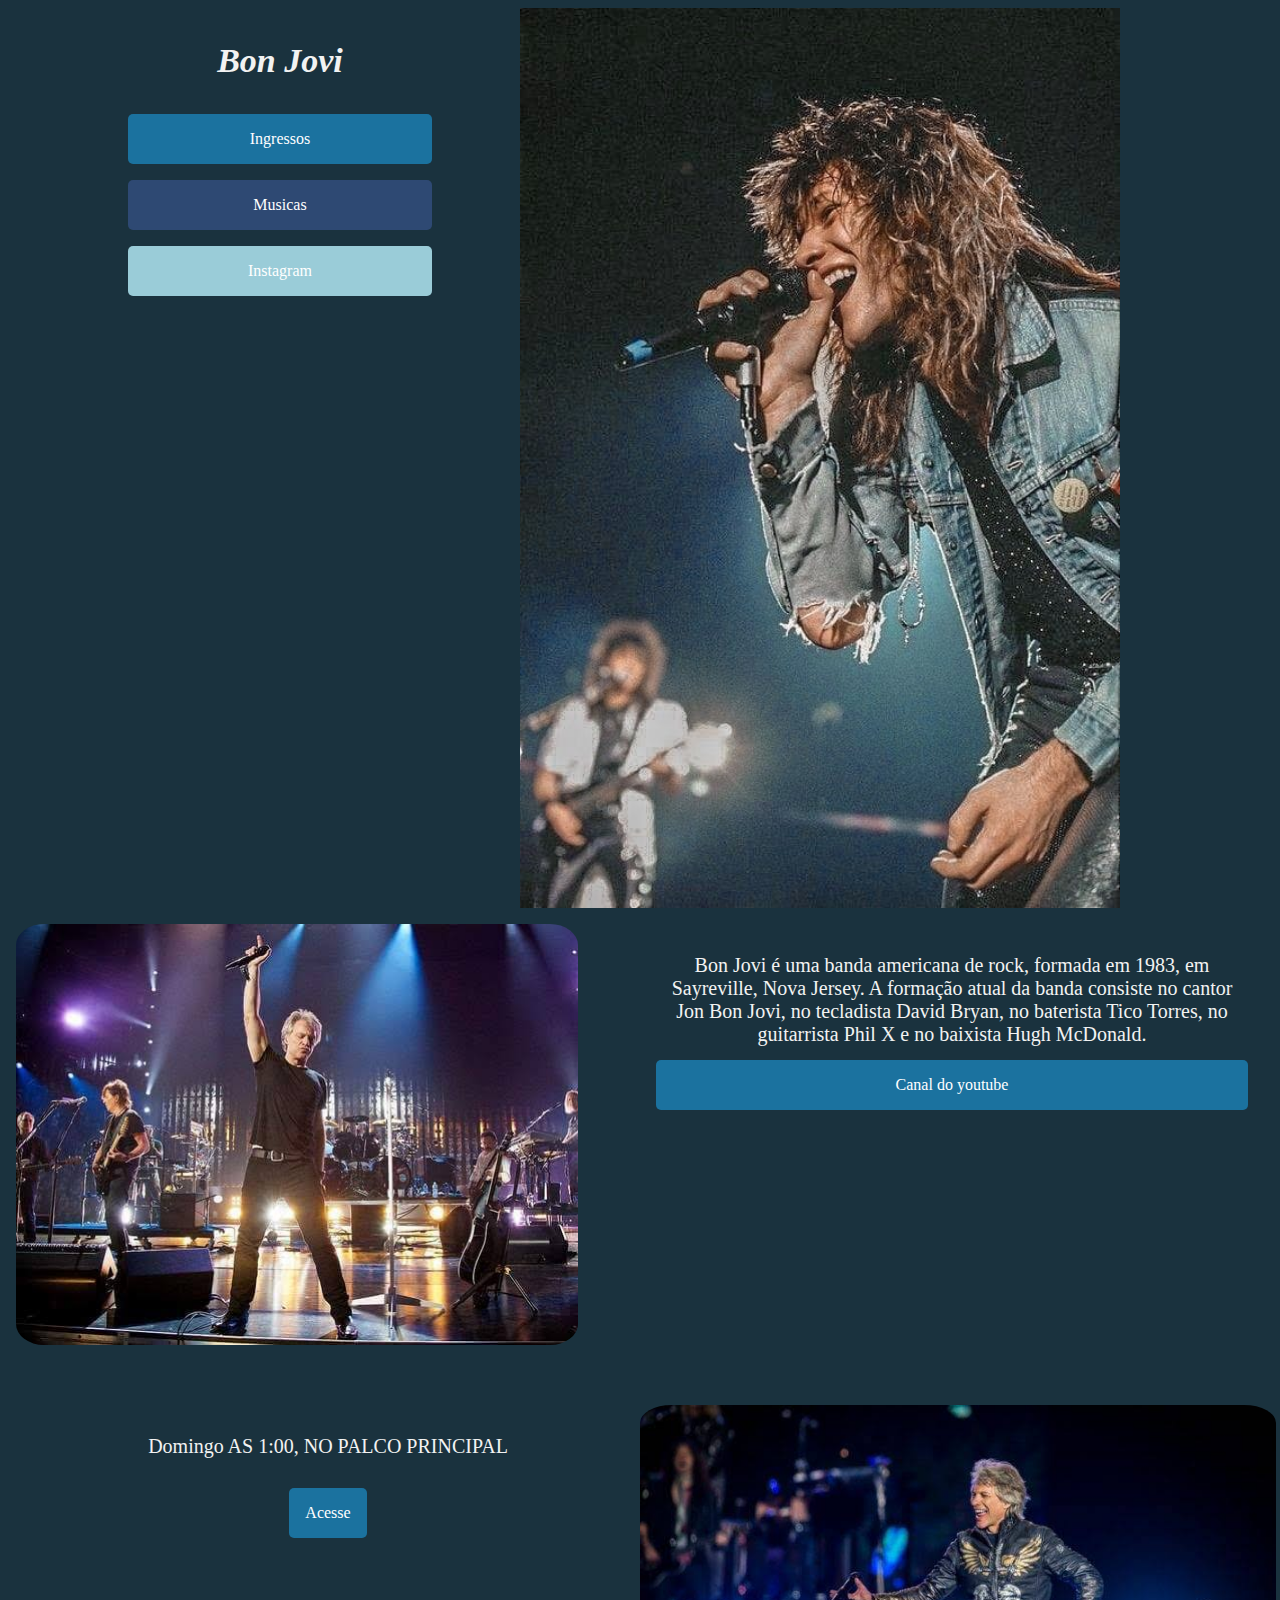
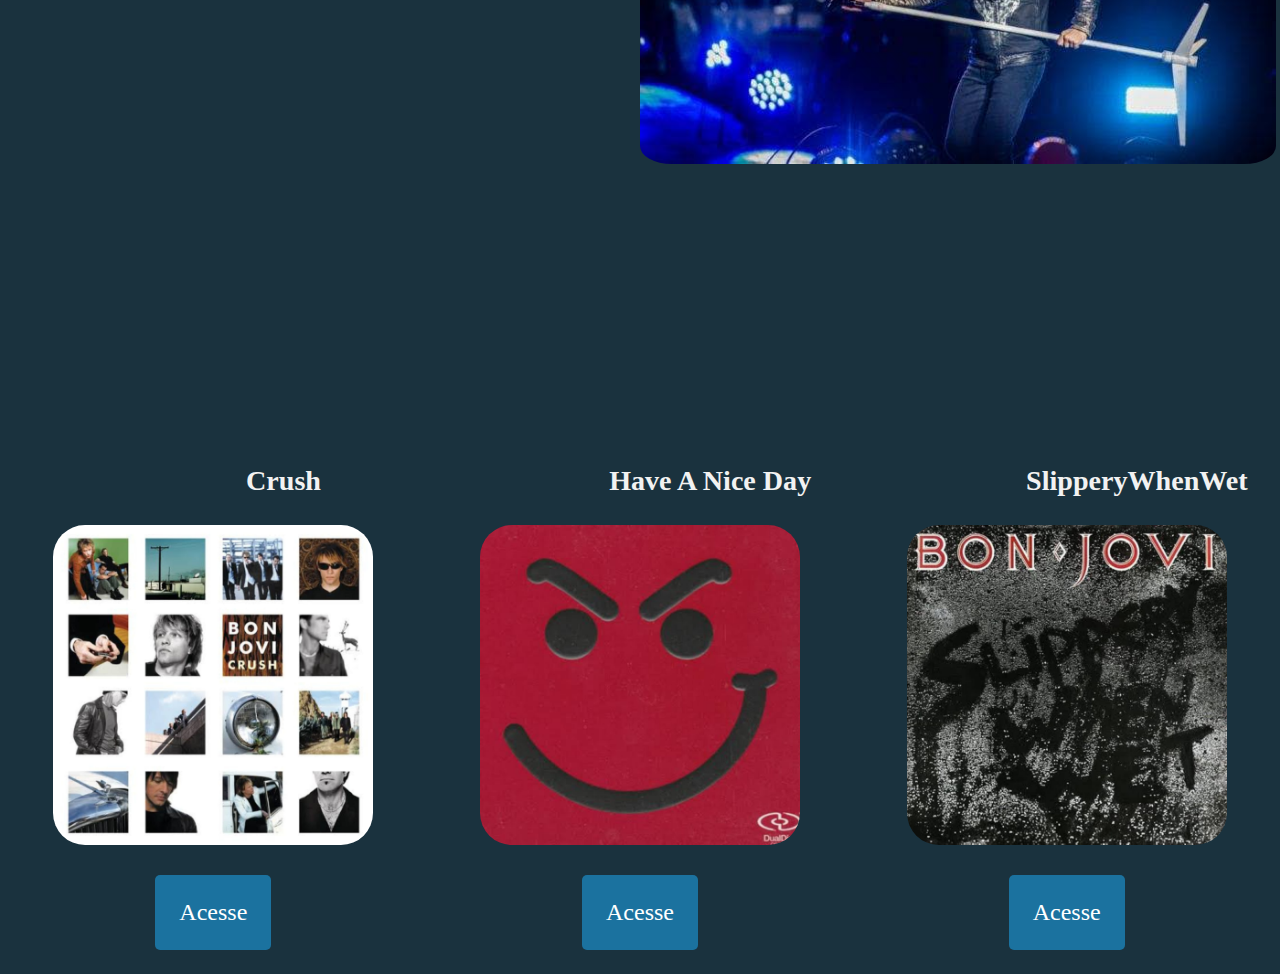
<file: Bon Jovi.html>
<!DOCTYPE html>
<html>

<head>
    <title>Bon Jovi</title>
    <meta charset="UTF-8">
    <meta name="viewport" content="width=device-width, initial-scale=1">
    <link rel="stylesheet" href="style4.css">
</head>
<body>
    <section class="principal container">
        <div class="container__caixa">
            
            <h1 class="titulo"><i>Bon Jovi</i></h1>
            <a href="https://www.viagogo.com/br/Ingressos-Shows/Rock-e-Pop/Bon-Jovi-Ingressos" class="container__botao" target="_blank"rel="external" >
                <u1>Ingressos</u1></a>
            <a href="https://open.spotify.com/intl-pt/artist/58lV9VcRSjABbAbfWS6skp" class="container__botao-1" target="_blank"rel="external"><u1>Musicas</u1></a>
            <a href="https://www.instagram.com/bonjovi/" target="_blank"rel="external" class="container__botao botao_secundario" target="_blank"rel="external">Instagram</a>
        </div>
    </section>
    <section class="container secundario">
        <img src="bon.jpeg" alt="Um sistema virtual" class="container__secundario">
        <div class="container__descricao">
                <p class="descricao__texto">Bon Jovi é uma banda americana de rock, formada em 1983, em Sayreville, Nova Jersey. A formação atual da banda consiste no cantor Jon Bon Jovi, no tecladista David Bryan, no baterista Tico Torres, no guitarrista Phil X e no baixista Hugh McDonald.</p>
                <a href="https://www.youtube.com/@bonjovi" class="container__botao secundario_botao" target="_blank"rel="external">Canal do youtube</a>
        </div>
        <div class="container__descricao">
            <p class="descricao__texto">Domingo AS 1:00, NO PALCO PRINCIPAL</p>
            <a href="index.html" class="container__botao secundario__botao"target="_blank"rel="external">Acesse</a>
        </div>
        <img src="Jovi.jpeg" alt="personagens" class="secundario__imagem">
    </section>
    <section class="Primeiros-Jogos">
        <ul class="Jogos__lista">
            <li>
            <div class="container__album1">
                <h3 class="lista__item">Crush</h3>
                <img class="Fnaf-1" src="c1.jpeg" alt="icone-1">
                <a href="https://www.youtube.com/watch?v=vx2u5uUu3DE&list=OLAK5uy_l-N1OslDowEsuFrySX1G9OKkn5Asz-ARs" class="container__botao secundario__botao"target="_blank"rel="external">Acesse</a>
            </div>
            </li>
            <li>
            <div class="container__album2">
                <h3 class="lista__item">Have A Nice Day</h3>
                <img class="Fnaf-2" src="c3.jpeg" alt="icone-2">
                <a href="https://www.youtube.com/watch?v=uCg2BoKiuOM&list=OLAK5uy_lz7T5L0eUxOJczstgiuxDUFpcUPEVAypc" class="container__botao secundario__botao"target="_blank"rel="external">Acesse</a>
            </div>
            </li>
            <li>
            <div class="container__album3">
                <h3 class="lista__item">SlipperyWhenWet</h3>
                <img class="Fnaf-3" src="c2.jpeg" alt="icone-3">
                <a href="https://www.youtube.com/watch?v=akcV2spfXFw&list=OLAK5uy_mb_cWgJ5StJaluLTSPVdBVXMgXQRjDVeo"class="container__botao secundario__botao"target="_blank"rel="external">Acesse</a>
            </div>
            </li>
        </ul>
    </section>
</body>

</html>
</file>
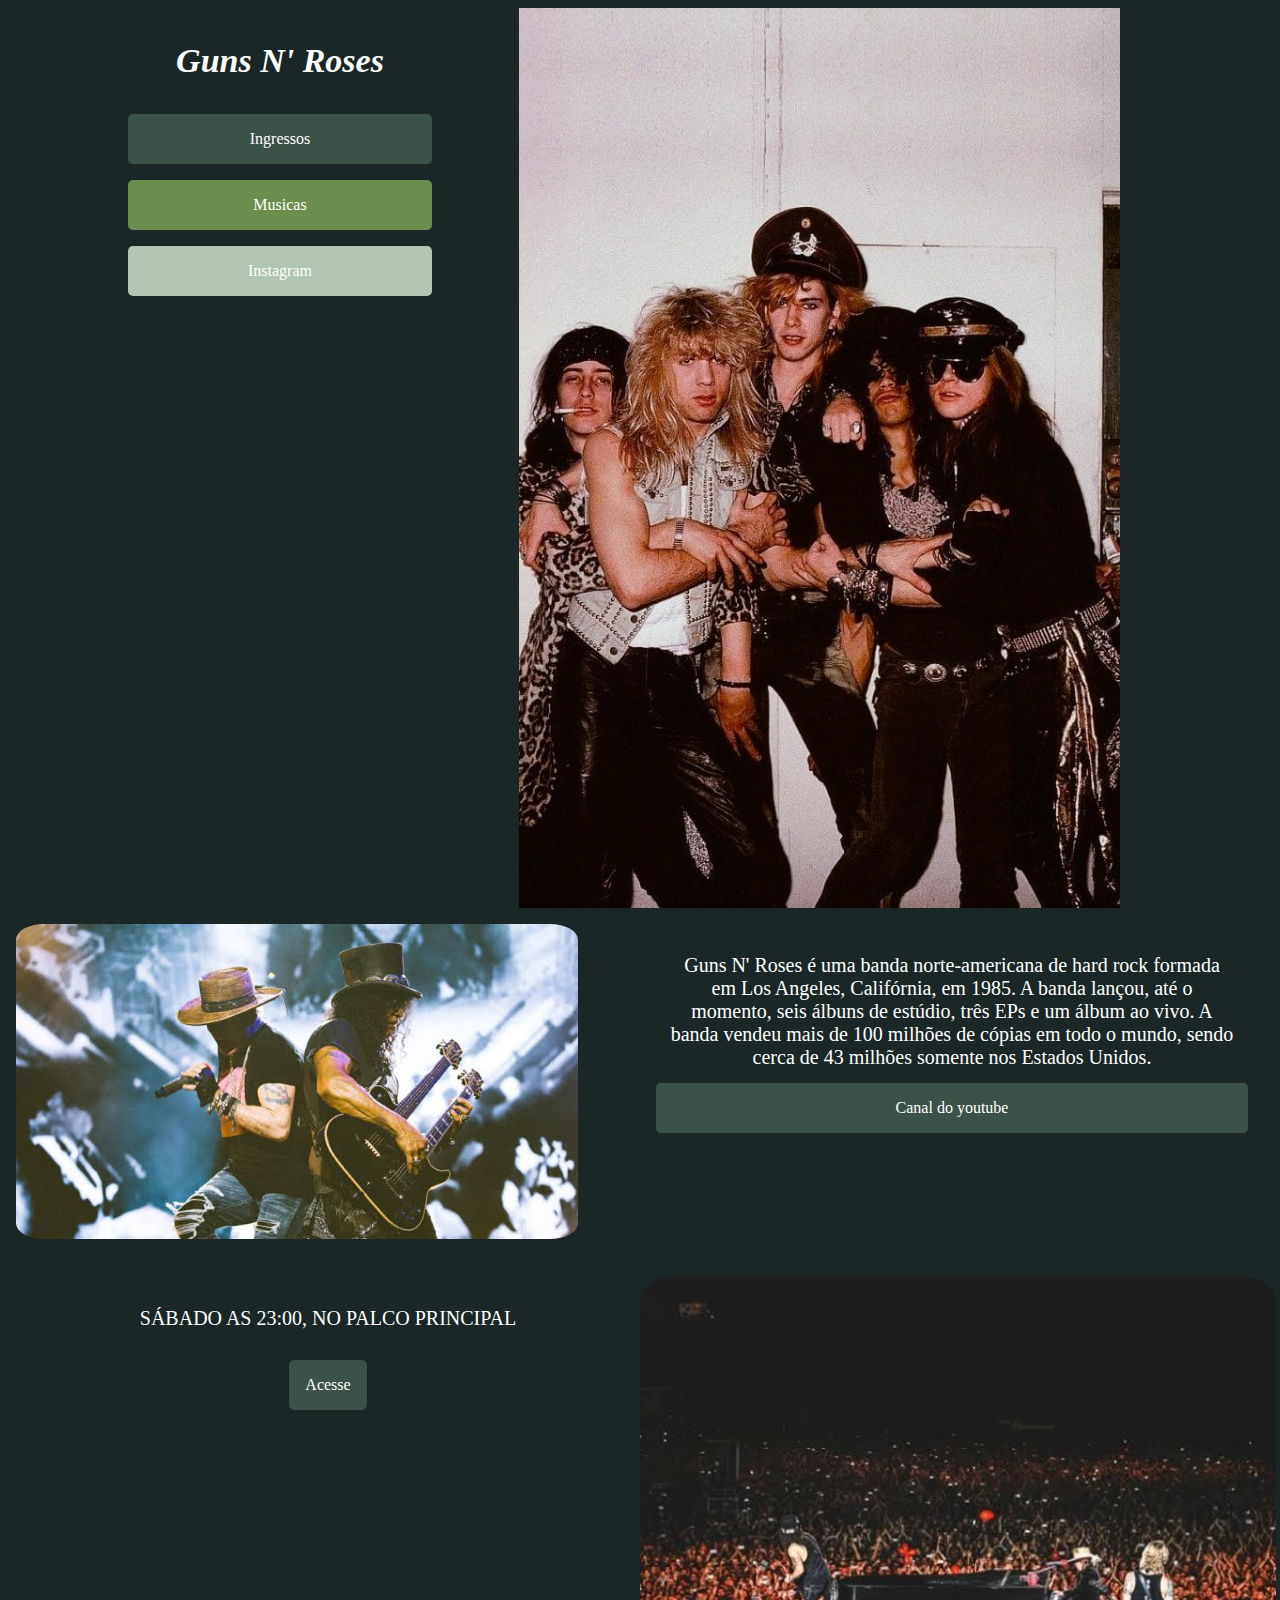
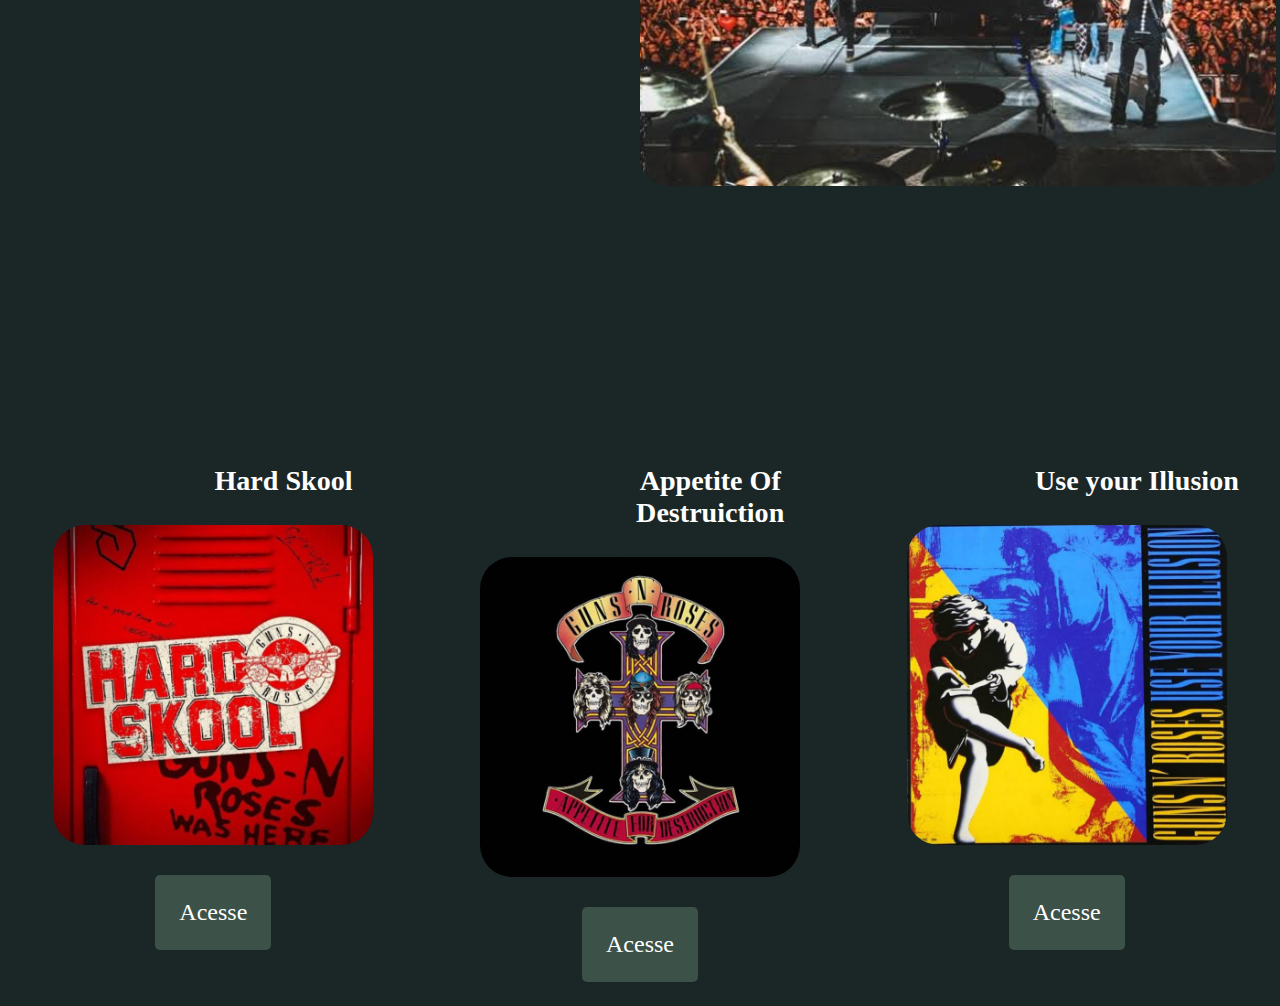
<file: Guns.html>
<!DOCTYPE html>
<html>

<head>
    <title>Guns N' Roses</title>
    <meta charset="UTF-8">
    <meta name="viewport" content="width=device-width, initial-scale=1">
    <link rel="stylesheet" href="style3.css">
</head>
<body>
    <section class="principal container">
        <div class="container__caixa">
            <h1 class="titulo"><i>Guns N' Roses</i></h1>
            <a href="https://www.viagogo.com/br/Ingressos-Shows/Hard-Rock-Metal/Guns-N-Roses-Ingressos" class="container__botao" target="_blank"rel="external">
                <u1>Ingressos</u1></a>
            <a href="https://open.spotify.com/intl-pt/artist/3qm84nBOXUEQ2vnTfUTTFC" class="container__botao-1" target="_blank"rel="external"><u1>Musicas</u1></a>
            <a href="https://www.instagram.com/gunsnroses/" target="_blank"rel="external" class="container__botao botao_secundario" target="_blank"rel="external">Instagram</a>
        </div>
    </section>
    <section class="container secundario">
        <img src="Slash.jpeg" alt="Um sistema virtual" class="container__secundario">
        <div class="container__descricao">
                <p class="descricao__texto">Guns N' Roses é uma banda norte-americana de hard rock formada em Los Angeles, Califórnia, em 1985. A banda lançou, até o momento, seis álbuns de estúdio, três EPs e um álbum ao vivo. A banda vendeu mais de 100 milhões de cópias em todo o mundo, sendo cerca de 43 milhões somente nos Estados Unidos.</p>
                <a href="https://www.youtube.com/@gunsnroses" class="container__botao secundario_botao" target="_blank"rel="external">Canal do youtube</a>
        </div>
        <div class="container__descricao">
            <p class="descricao__texto">SÁBADO AS 23:00, NO PALCO PRINCIPAL</p>
            <a href="index.html" class="container__botao secundario__botao"target="_blank"rel="external">Acesse</a>
        </div>
        <img src="piano.jpeg" alt="personagens" class="secundario__imagem">
    </section>
    <section class="Primeiros-Jogos">
        <ul class="Jogos__lista">
            <li>
            <div class="container__album1">
                <h3 class="lista__item">Hard Skool</h3>
                <img class="Fnaf-1" src="hard scool.jpeg" alt="icone-1">
                <a href="https://www.youtube.com/watch?v=TszMUuJG-t8&list=OLAK5uy_kqrj6cvdRgJr4A_1Y4mTH546822N31FUE" class="container__botao secundario__botao"target="_blank"rel="external">Acesse</a>
            </div>
            </li>
            <li>
            <div class="container__album2">
                <h3 class="lista__item">Appetite Of Destruiction</h3>
                <img class="Fnaf-2" src="apetite.jpeg" alt="icone-2">
                <a href="https://www.youtube.com/watch?v=xFe2vxVZWkY&list=OLAK5uy_n13hmdsIozcCRyaY4cRDuuviphpfbzPrw" class="container__botao secundario__botao"target="_blank"rel="external">Acesse</a>
            </div>
            </li>
            <li>
            <div class="container__album3">
                <h3 class="lista__item">Use your Illusion</h3>
                <img class="Fnaf-3" src="ilusion.jpeg" alt="icone-3">
                <a href="https://www.youtube.com/watch?v=4cQg8k3Znvw&list=OLAK5uy_khp2ilmO7yUiY0iUl5EqjnX7q4QCkfYJA" class="container__botao secundario__botao"target="_blank"rel="external">Acesse</a>
            </li>
        </ul>
    </section>
</body>

</html>
</file>
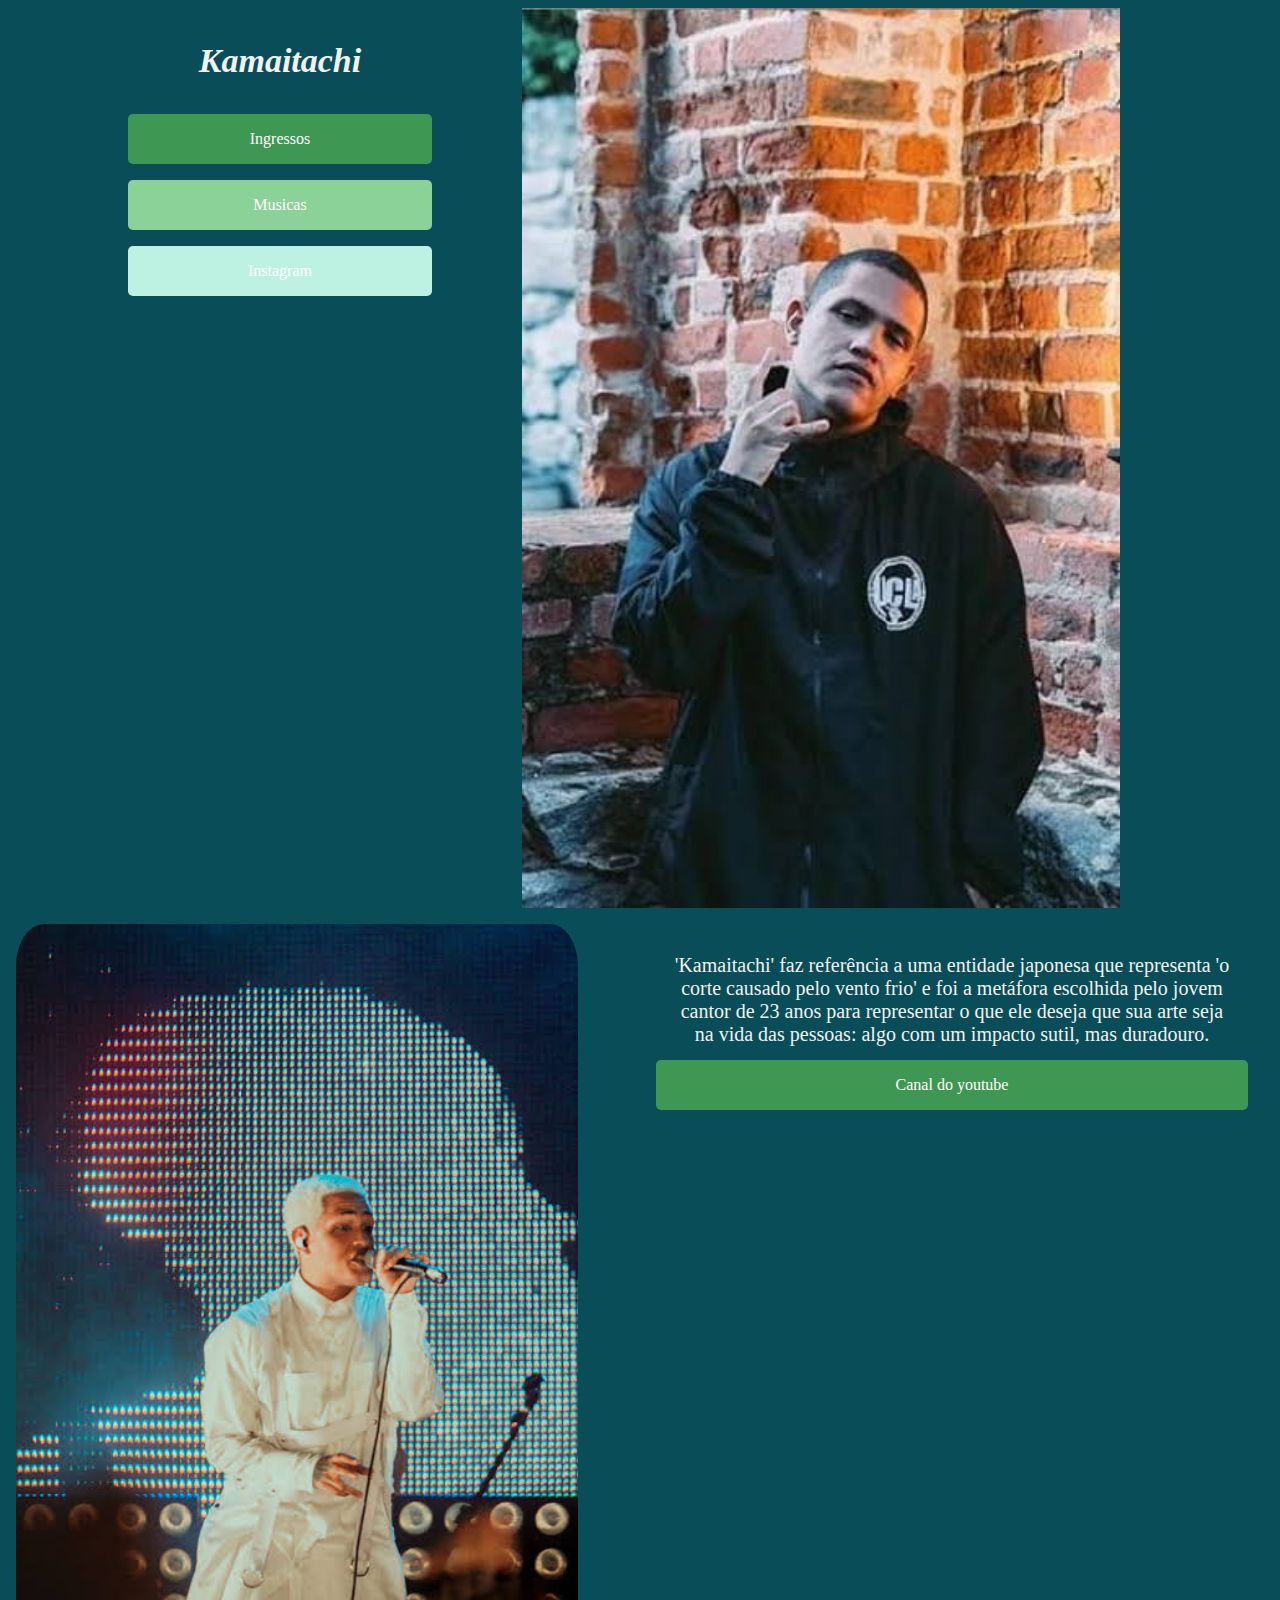
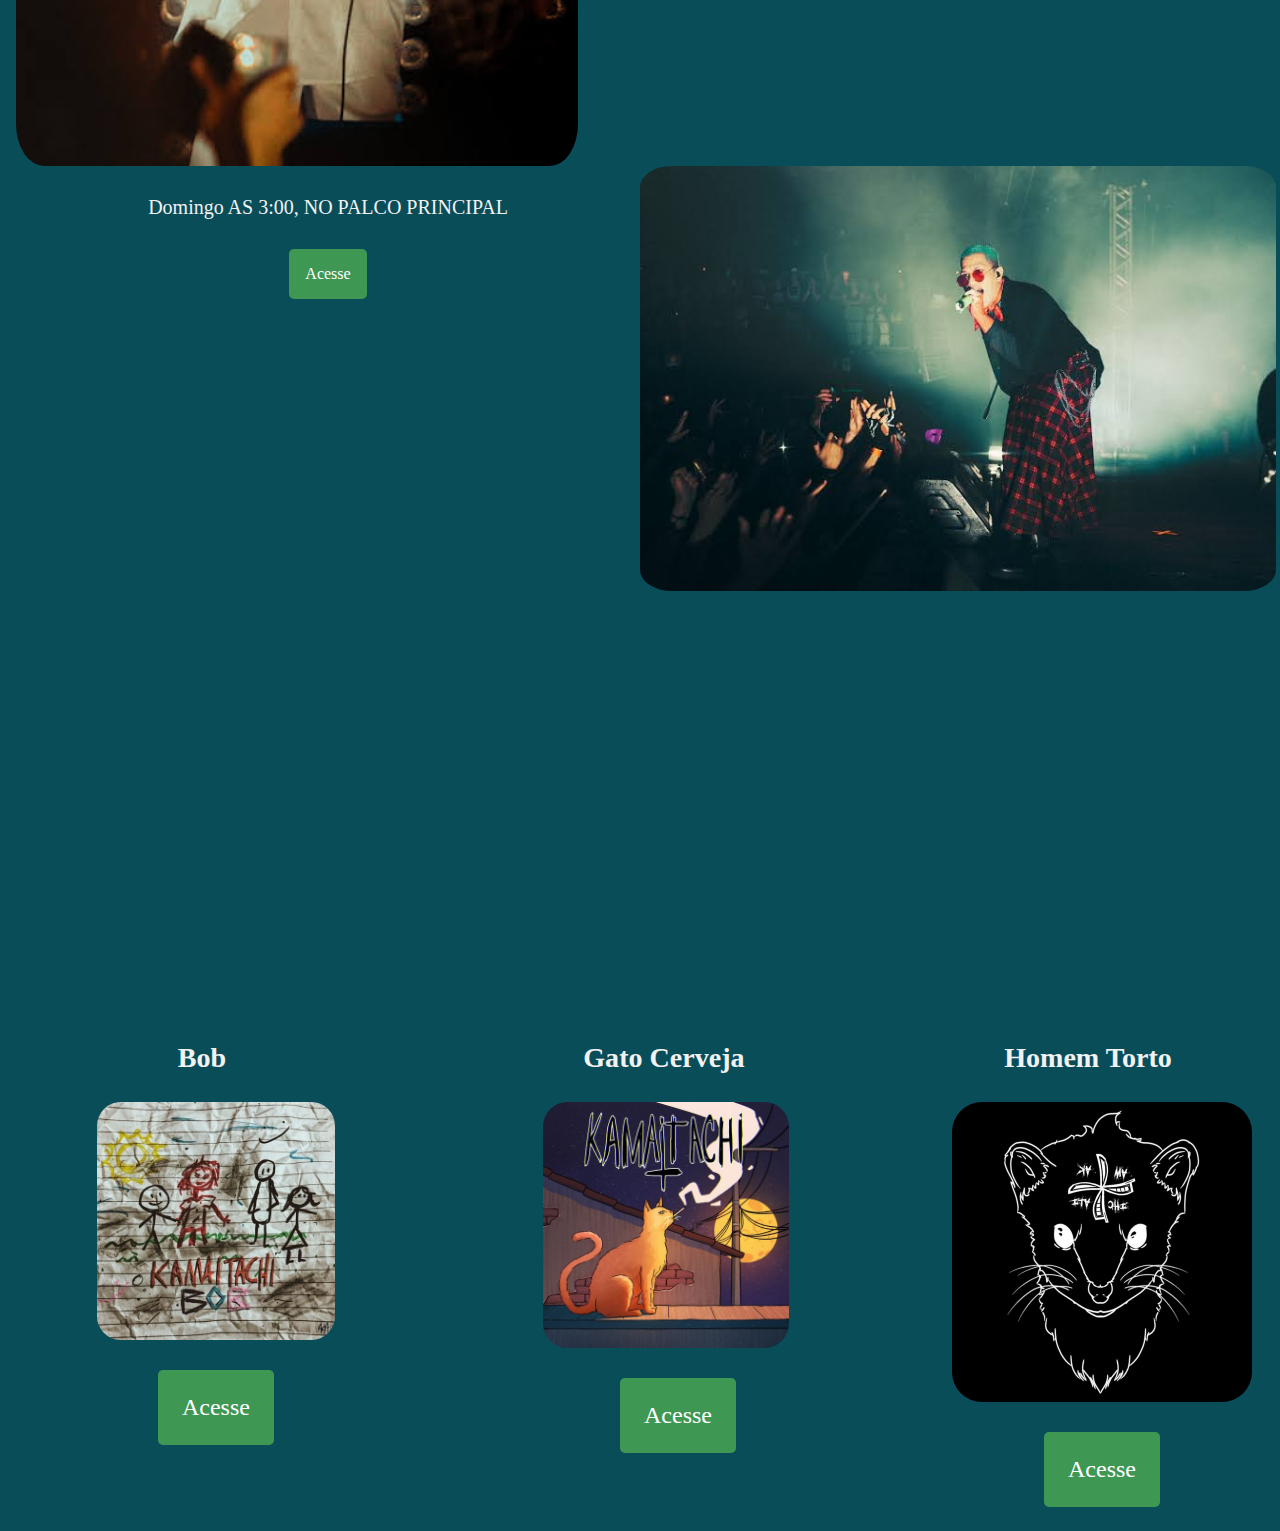
<file: Kamaitachi.html>
<!DOCTYPE html>
<html>

<head>
    <title>Kamaitachi</title>
    <meta charset="UTF-8">
    <meta name="viewport" content="width=device-width, initial-scale=1">
    <link rel="stylesheet" href="style5.css">
</head>
<body>
    <section class="principal container">
        <div class="container__caixa">
            <h1 class="titulo"><i>Kamaitachi</i></h1>
            <a href="https://www.kamaitachi.com.br" class="container__botao" target="_blank"rel="external">
                <u1>Ingressos</u1></a>
            <a href="https://open.spotify.com/intl-pt/artist/1ISc8zhrqxd5WrJMkMMLSm" class="container__botao-1" target="_blank"rel="external"><u1>Musicas</u1></a>
            <a href="https://www.instagram.com/kamaitachi/" target="_blank"rel="external" class="container__botao botao_secundario" target="_blank"rel="external">Instagram</a>
        </div>
    </section>
    <section class="container secundario">
        <img src="k1.jpeg" alt="Um sistema virtual" class="container__secundario">
        <div class="container__descricao">
                <p class="descricao__texto">'Kamaitachi' faz referência a uma entidade japonesa que representa 'o corte causado pelo vento frio' e foi a metáfora escolhida pelo jovem cantor de 23 anos para representar o que ele deseja que sua arte seja na vida das pessoas: algo com um impacto sutil, mas duradouro.</p>
                <a href="https://www.youtube.com/@kamaitachi" class="container__botao secundario_botao" target="_blank"rel="external">Canal do youtube</a>
        </div>
        <div class="container__descricao">
            <p class="descricao__texto">Domingo AS 3:00, NO PALCO PRINCIPAL</p>
            <a href="index.html" class="container__botao secundario__botao"target="_blank"rel="external">Acesse</a>
        </div>
        <img src="k2.jpeg" alt="personagens" class="secundario__imagem">
    </section>
    <section class="Primeiros-Jogos">
        <ul class="Jogos__lista">
            <li>
            <div class="container__album1">
                <h3 class="lista__item">Bob</h3>
                <img class="Fnaf-1" src="m1.jpeg" alt="icone-1">
                <a href="https://www.youtube.com/watch?v=Q5SNSMJwias" class="container__botao secundario__botao"target="_blank"rel="external">Acesse</a>
            </div>
            </li>
            <li>
            <div class="container__album2">
                <h3 class="lista__item">Gato Cerveja</h3>
                <img class="Fnaf-2" src="m2.jpeg" alt="icone-2">
                <a href="https://www.youtube.com/watch?v=GqSjAF41aDU&list=OLAK5uy_kSTAkC7pSHJoKkGHYJbfO0d51KGrkgxXk" class="container__botao secundario__botao"target="_blank"rel="external">Acesse</a>
            </div>
            </li>
            <li>
            <div class="container__album3">
                <h3 class="lista__item">Homem Torto</h3>
                <img class="Fnaf-3" src="m3.jpeg" alt="icone-3">
                <a href="https://www.youtube.com/watch?v=NezsZ_lKpqk&list=OLAK5uy_kHPfZ0rHXkFSQ6_ER3oEZTvmsow3k-9Bk" class="container__botao secundario__botao"target="_blank"rel="external">Acesse</a>
            </li>
        </ul>
    </section>
</body>

</html>
</file>
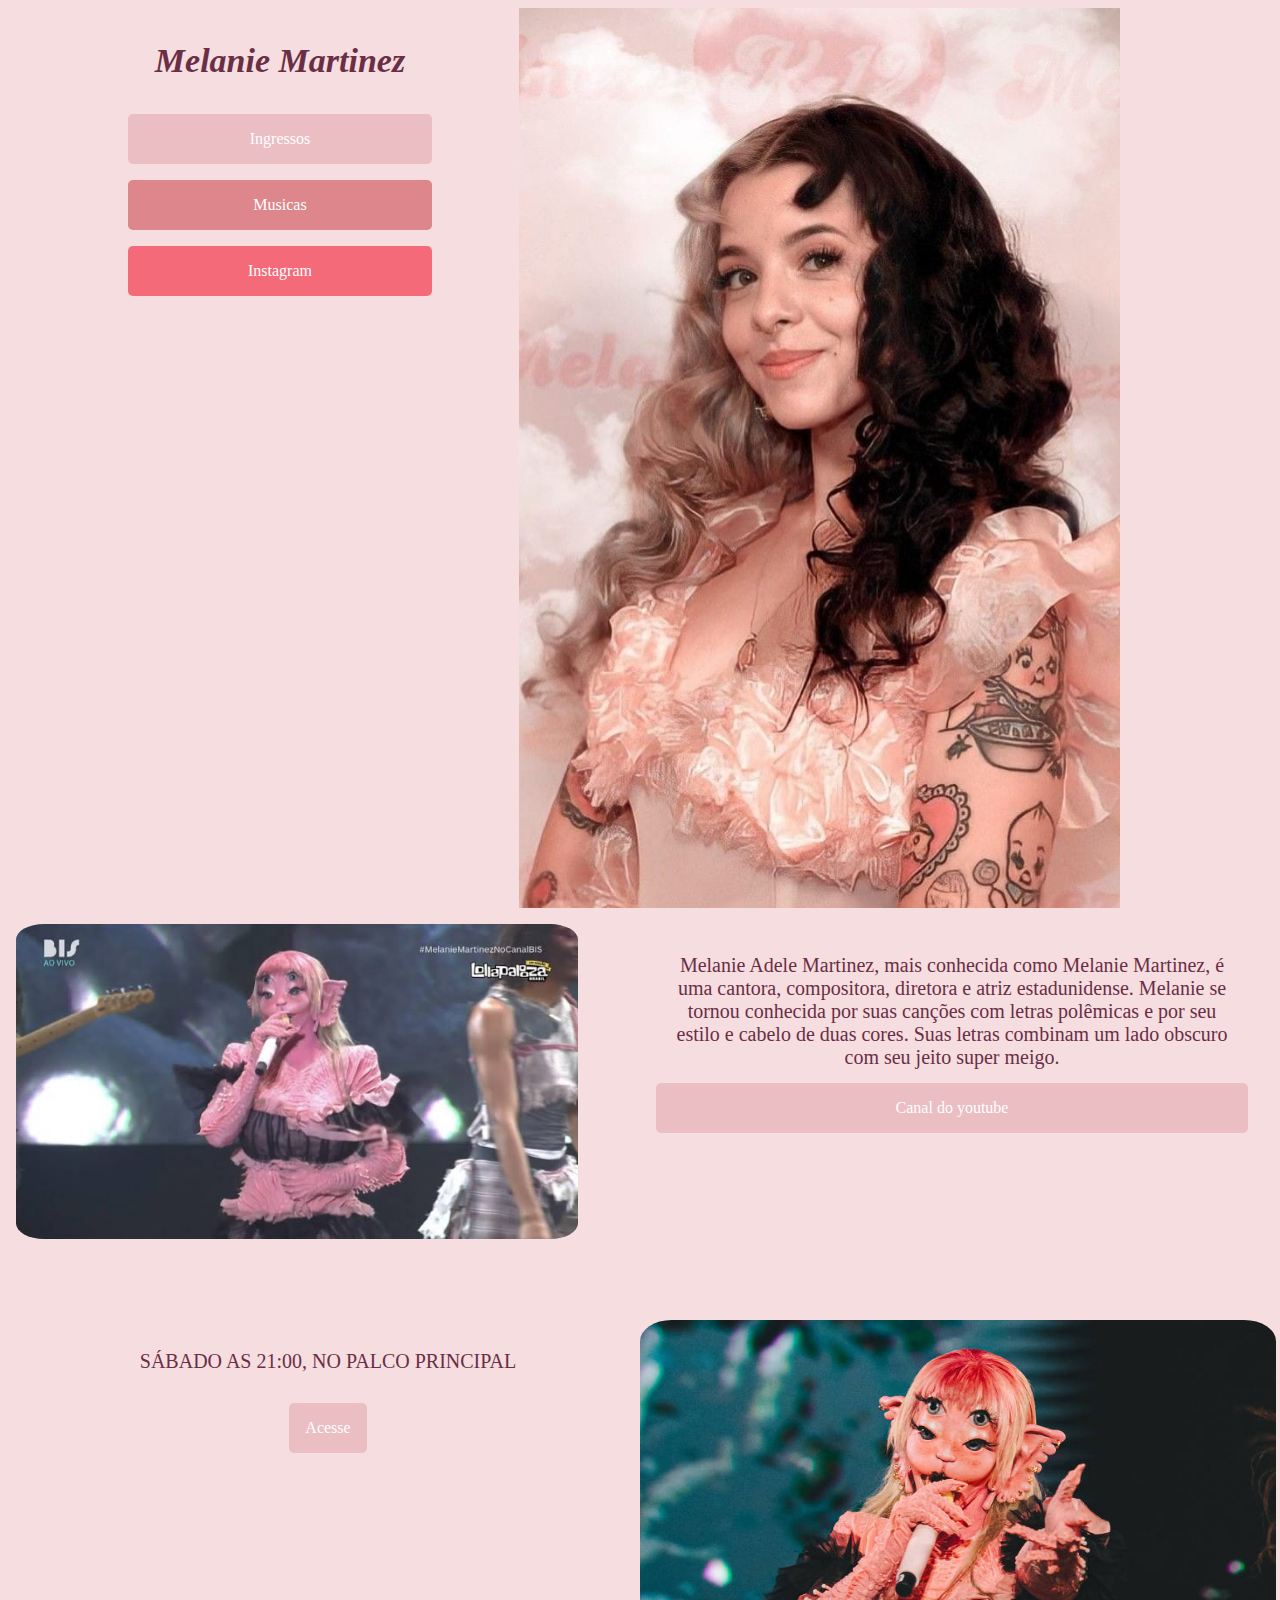
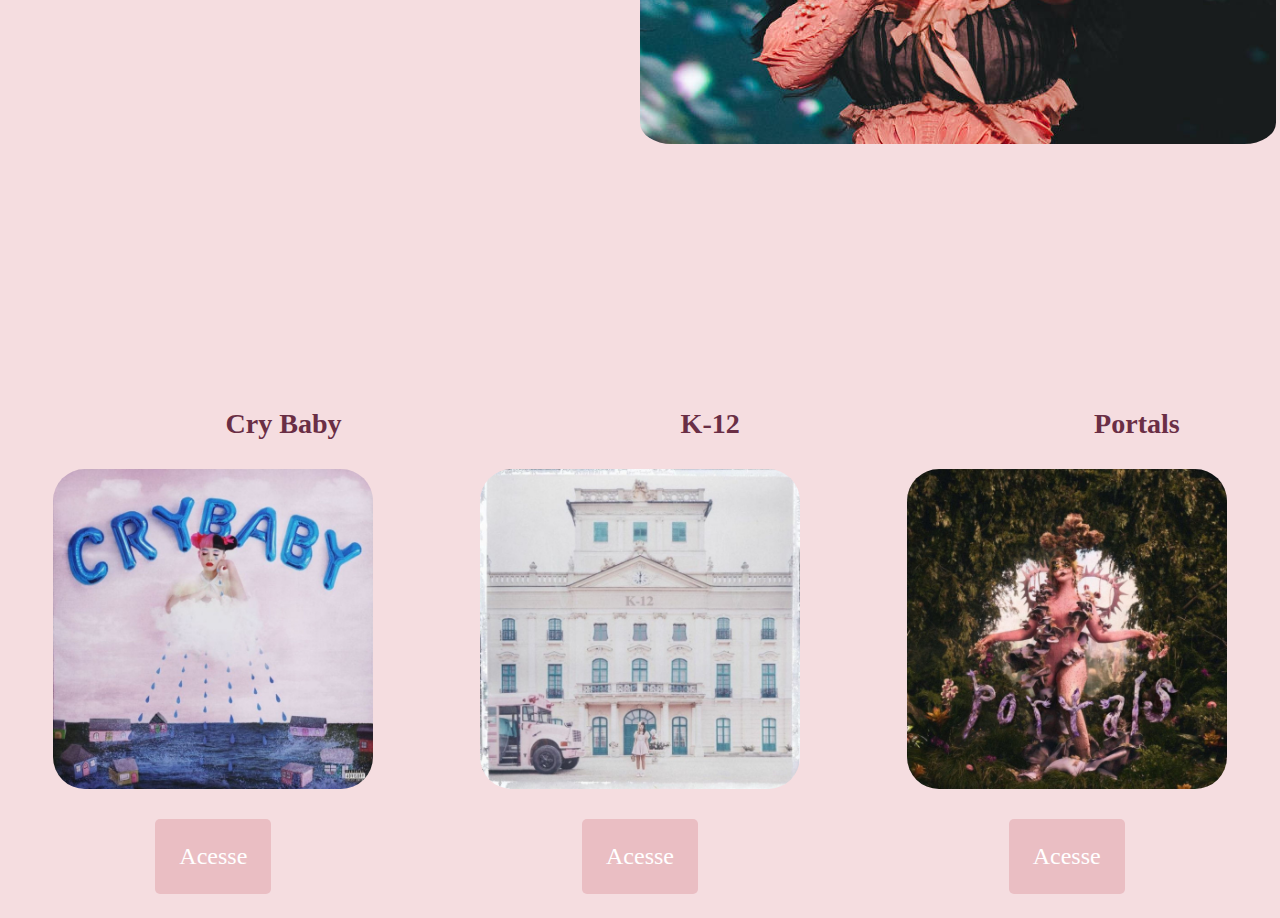
<file: Melanie.html>
<!DOCTYPE html>
<html>

<head>
    <title>Melanie Martinez</title>
    <meta charset="UTF-8">
    <meta name="viewport" content="width=device-width, initial-scale=1">
    <link rel="stylesheet" href="style2.css">
</head>
<body>
    <section class="principal container">
        <div class="container__caixa">
            <h1 class="titulo"><i>Melanie Martinez</i></h1>
            <a href="https://www.viagogo.com/br/Ingressos-Shows/Outros-Shows/Melanie-Martinez-Ingressos?AffiliateID=49&adposition=&PCID=PSBRGOOSHOMELAN85A6F7A8F9&AdID=654102266105&MetroRegionID=&psc=%2c&ps=%2c&ps_p=0&ps_c=19430369171&ps_ag=145373110512&ps_tg=kwd-766070247328&ps_ad=654102266105&ps_adp=%2c&ps_fi=%2c&ps_li=%2c&ps_lp=1031906&ps_n=g&ps_d=c&ps_ex=&gad=1&gclid=Cj0KCQjwoK2mBhDzARIsADGbjeo5Ss0oNEefRoKg3-JXvR5bObOwegLbmJx4q7yrtCkmS0fkMb1gMzsaAlewEALw_wcB" class="container__botao" target="_blank"rel="external">
                <u1>Ingressos</u1></a>
            <a href="https://open.spotify.com/intl-pt/artist/63yrD80RY3RNEM2YDpUpO8" class="container__botao-1" target="_blank"rel="external"><u1>Musicas</u1></a>
            <a href="https://www.instagram.com/littlebodybigheart/?hl=pt-br" target="_blank"rel="external" class="container__botao botao_secundario" target="_blank"rel="external">Instagram</a>
        </div>
    </section>
    <section class="container secundario">
        <img src="images (7).jpeg" alt="Um sistema virtual" class="container__secundario">
        <div class="container__descricao">
                <p class="descricao__texto">Melanie Adele Martinez, mais conhecida como Melanie Martinez, é uma cantora, compositora, diretora e atriz estadunidense. Melanie se tornou conhecida por suas canções com letras polêmicas e por seu estilo e cabelo de duas cores. Suas letras combinam um lado obscuro com seu jeito super meigo.</p>
                <a href="https://www.youtube.com/@MelanieMartinez" class="container__botao secundario_botao" target="_blank"rel="external">Canal do youtube</a>
        </div>
        <div class="container__descricao">
            <p class="descricao__texto">SÁBADO AS 21:00, NO PALCO PRINCIPAL</p>
            <a href="index.html" class="container__botao secundario__botao"target="_blank"rel="external">Acesse</a>
        </div>
        <img src="1679801245641fbb9d7b159_1679801245_3x2_md.jpg" alt="personagens" class="secundario__imagem">
    </section>
    <section class="Primeiros-Jogos">
        <ul class="Jogos__lista">
            <li>
            <div class="container__album1">    
                <h3 class="lista__item">Cry Baby</h3>
                <img class="Fnaf-1" src="Cover 1.jpg" alt="icone-1">
                <a href="https://www.youtube.com/watch?v=O87lzhoexyA&list=PLu8BgVaWowIFIoeD8JZTuHZRGt5KcDmxR" class="container__botao secundario__botao"target="_blank"rel="external">Acesse</a>
            </div>
            </li>
            <li>
            <div class="container__album2">    
                <h3 class="lista__item">K-12</h3>
                <img class="Fnaf-2" src="Cover 2.jpg" alt="icone-2">
                <a href="https://www.youtube.com/watch?v=2HtaIvb61Uk&list=PLu8BgVaWowIG_0omesGRkKXK2mqWqAKXU" class="container__botao secundario__botao"target="_blank"rel="external">Acesse</a>
            </div>
            </li>
            <li>
            <div class="container__album3">
                <h3 class="lista__item">Portals</h3>
                <img class="Fnaf-3" src="Cover 3.jpg" alt="icone-3">
                <a href="https://www.youtube.com/watch?v=Nhx9QDuqpDM&list=OLAK5uy_lWz191CuKFCKMG2081fWGOGKFgm1zGCgg" class="container__botao secundario__botao"target="_blank"rel="external">Acesse</a>
            </li>
        </ul>
    </section>
</body>

</html>
</file>
<file: style4.css>
:root {
    --branco-principal: #F2F2F2;
    --cinza-secundario: #1A323E;
    --botao-azul: #1B729F;
    --cor-de-fundo: #1A323E;
    --botao-vermelho: #2E4973;
    --botao-rosa: #549FD7;
    --botão-efeito-cor:#C4EEF2;
    --botão-rosinha: #04789F;
    --botão-branco-2: #FFFFFF;

}
body {
    background-color: var(--cor-de-fundo);
    color: var(--branco-principal);
}
* {
    margin: 0;
    padding: 0;
}
.principal {
    background-image: url("BonJovi.jpeg");
    background-repeat: no-repeat;
    margin-top: 0.5em;
    margin-right: 10em;
    text-align: left;
    min-height: 100%;
    background-size: contain;
    background-position: right;
    
}
.container {
    height: 100vh;
    display: grid;
    grid-template-columns: 50% 50%;
}
.container__botao{
    background-color: var(--botao-azul);
    border-radius: 5px;
    padding: 1em;
    color: var(--botão-branco-2);
    display: block;
    text-align: center;
    margin-bottom: 1em;
    text-decoration: none;
}
.botao_secundario{
    background-color: #9ACCD8;
    border: 2px solid var(#9ACCD8);
}
.titulo{
    text-align: center;
    color: var(--branco-principal);
    margin: 1em 0 1em 0;
    font-size: 34px;
}
.container__botao-1{
    background-color: var(--botao-vermelho);
    border-radius: 5px;
    padding: 1em;
    color: var(--botão-branco-2);
    display: block;
    text-align: center;
    margin-bottom: 1em;
    text-decoration: none;    
}
.container__caixa{
    margin: 0 8em;
}
.container__secundario{
    width: 90%;
    border-radius: 5%;
}
.secundario{
    margin: 1em;
}
.secundario__botao{
    display: inline-block;
    margin: 1em 5em;
    background-color: var(--botao-azul);
}
.secundario__imagem{
    width: 102%;
    border-radius: 5%;
}
.descricao__texto{
    margin: center;
    text-align: center;
    padding: 0.7em;
    font-size: 20px
}
.container__descricao{
    margin: center;
    text-align: center;
    padding: 1em;
}
.Jogos__lista{
    display: flex;
    justify-content: center;
    list-style-type: none;
}
.Primeiros-Jogos{
    text-align: center;
    font-size: 24px;
}
.Fnaf-1{
    margin: 0em 0em 0em 0em;
    border-radius: 10%;
    max-width: 75%;
}
.Fnaf-2{
    margin: 0em 0em 0em 0em;
    border-radius: 10%;
    max-width: 75%;
}
.Fnaf-3{
    border-radius: 10%;
    margin: 0em 0em 0em 0em;
    max-width: 75%;
}
.container__botao:hover{
    background-color: var(--botão-efeito-cor);

}
.container__botao-1:hover{
    background-color: var(--botão-efeito-cor);
}
.lista__item{
    margin: 8em 1em 1em 6em;
}
</file>
<file: style3.css>
:root {
    --branco-principal: #ffffff;
    --cinza-secundario: #3C5148;
    --botao-azul: #3C5148;
    --cor-de-fundo: #1B2727;
    --botao-vermelho: #6B8E4E;
    --botao-rosa: #400409;
    --botão-efeito-cor:#a7dd5f;
    --botão-rosinha: #3C5148;
    --botão-branco-2: #FFFFFF;

}
body {
    background-color: var(--cor-de-fundo);
    color: var(--branco-principal);
}
* {
    margin: 0;
    padding: 0;
}
.principal {
    background-image: url("Guns.jpeg");
    background-repeat: no-repeat;
    margin-top: 0.5em;
    margin-right: 10em;
    text-align: left;
    min-height: 100%;
    background-size: contain;
    background-position: right;
    
}
.container {
    height: 100vh;
    display: grid;
    grid-template-columns: 50% 50%;
}
.container__botao{
    background-color: var(--botao-azul);
    border-radius: 5px;
    padding: 1em;
    color: var(--botão-branco-2);
    display: block;
    text-align: center;
    margin-bottom: 1em;
    text-decoration: none;
}
.botao_secundario{
    background-color: #B2C5B2;
    border: 2px solid var(#B2C5B2);
}
.titulo{
    text-align: center;
    color: var(--branco-principal);
    margin: 1em 0 1em 0;
    font-size: 34px;
}
.container__botao-1{
    background-color: var(--botao-vermelho);
    border-radius: 5px;
    padding: 1em;
    color: var(--botão-branco-2);
    display: block;
    text-align: center;
    margin-bottom: 1em;
    text-decoration: none;    
}
.container__caixa{
    margin: 0 8em;
}
.container__secundario{
    width: 90%;
    border-radius: 5%;
}
.secundario{
    margin: 1em;
}
.secundario__botao{
    display: inline-block;
    margin: 1em 5em;
    background-color: var(--botao-azul);
}
.secundario__imagem{
    width: 102%;
    border-radius: 5%;
}
.descricao__texto{
    margin: center;
    text-align: center;
    padding: 0.7em;
    font-size: 20px
}
.container__descricao{
    margin: center;
    text-align: center;
    padding: 1em;
}
.Jogos__lista{
    display: flex;
    justify-content: center;
    list-style-type: none;
}
.Primeiros-Jogos{
    text-align: center;
    font-size: 24px;
}
.Fnaf-1{
    margin: 0em 0em 0em 0em;
    border-radius: 10%;
    max-width: 75%;
}
.Fnaf-2{
    margin: 0em 0em 0em 0em;
    border-radius: 10%;
    max-width: 75%;
}
.Fnaf-3{
    border-radius: 10%;
    margin: 0em 0em 0em 0em;
    max-width: 75%;
}
.container__botao:hover{
    background-color: var(--botão-efeito-cor);

}
.container__botao-1:hover{
    background-color: var(--botão-efeito-cor);
}
.lista__item{
    margin: 8em 1em 1em 6em;
}
</file>
<file: style5.css>
:root {
    --branco-principal: #F2F2F2;
    --cinza-secundario: #1A323E;
    --botao-azul: #3f9754;
    --cor-de-fundo: #094D59;
    --botao-vermelho: #8bd298;
    --botao-rosa: #BDF2E3;
    --botão-efeito-cor:#cae1d4;
    --botão-rosinha: #2C5951;
    --botão-branco-2: #FFFFFF;

}
body {
    background-color: var(--cor-de-fundo);
    color: var(--branco-principal);
}
* {
    margin: 0;
    padding: 0;
}
.principal {
    background-image: url("Kamaitachi.jpeg");
    background-repeat: no-repeat;
    margin-top: 0.5em;
    margin-right: 10em;
    text-align: left;
    min-height: 100%;
    background-size: contain;
    background-position: right;
    
}
.container {
    height: 100vh;
    display: grid;
    grid-template-columns: 50% 50%;
}
.container__botao{
    background-color: var(--botao-azul);
    border-radius: 5px;
    padding: 1em;
    color: var(--botão-branco-2);
    display: block;
    text-align: center;
    margin-bottom: 1em;
    text-decoration: none;
}
.botao_secundario{
    background-color: #BDF2E3;
    border: 2px solid var(#BDF2E3);
}
.titulo{
    text-align: center;
    color: var(--branco-principal);
    margin: 1em 0 1em 0;
    font-size: 34px;
}
.container__botao-1{
    background-color: var(--botao-vermelho);
    border-radius: 5px;
    padding: 1em;
    color: var(--botão-branco-2);
    display: block;
    text-align: center;
    margin-bottom: 1em;
    text-decoration: none;    
}
.container__caixa{
    margin: 0 8em;
}
.container__secundario{
    width: 90%;
    border-radius: 5%;
}
.secundario{
    margin: 1em;
}
.secundario__botao{
    display: inline-block;
    margin: 1em 5em;
    background-color: var(--botao-azul);
}
.secundario__imagem{
    width: 102%;
    border-radius: 5%;
}
.descricao__texto{
    margin: center;
    text-align: center;
    padding: 0.7em;
    font-size: 20px
}
.container__descricao{
    margin: center;
    text-align: center;
    padding: 1em;
}
.Jogos__lista{
    display: flex;
    justify-content: center;
    list-style-type: none;
}
.Primeiros-Jogos{
    text-align: center;
    font-size: 24px;
    margin: 6em 0em 0em 0em;
}
.Fnaf-1{
    margin: 0em 0em 0em 0em;
    border-radius: 10%;
    max-width: 55%;
}
.Fnaf-2{
    margin: 0em 3em 0em 2em;
    border-radius: 10%;
    max-width: 50%;
}
.Fnaf-3{
    border-radius: 10%;
    margin: 0em 0em 0em 0em;
    max-width: 200%;
}
.container__botao:hover{
    background-color: var(--botão-efeito-cor);

}
.container__botao-1:hover{
    background-color: var(--botão-efeito-cor);
}
.lista__item{
    margin: 24em 1em 1em 0em;
}
</file>
<file: style2.css>
:root {
    --branco-principal: #6a2e45;
    --cinza-secundario: #C0C0C0;
    --botao-azul: #EABEC3;
    --cor-de-fundo: #F5DDE0;
    --botao-vermelho: #DD868C;
    --botao-rosa: #D0637C;
    --botão-efeito-cor: #EDEEF3;
    --botão-rosinha: #F56A79;
    --botão-branco-2: #FFFFFF;

}
body {
    background-color: var(--cor-de-fundo);
    color: var(--branco-principal);
}
* {
    margin: 0;
    padding: 0;
}
.principal {
    background-image: url("Melani.jpeg");
    background-repeat: no-repeat;
    margin-top: 0.5em;
    margin-right: 10em;
    text-align: left;
    min-height: 100%;
    background-size: contain;
    background-position: right;
    
}
.container {
    height: 100vh;
    display: grid;
    grid-template-columns: 50% 50%;
}
.container__botao{
    background-color: var(--botao-azul);
    border-radius: 5px;
    padding: 1em;
    color: var(--botão-branco-2);
    display: block;
    text-align: center;
    margin-bottom: 1em;
    text-decoration: none;
}
.botao_secundario{
    background-color: #F56A79;
    border: 2px solid var(#F56A79);
}
.titulo{
    text-align: center;
    color: var(--branco-principal);
    margin: 1em 0 1em 0;
    font-size: 34px;
}
.container__botao-1{
    background-color: var(--botao-vermelho);
    border-radius: 5px;
    padding: 1em;
    color: var(--botão-branco-2);
    display: block;
    text-align: center;
    margin-bottom: 1em;
    text-decoration: none;    
}
.container__caixa{
    margin: 0 8em;
}
.container__secundario{
    width: 90%;
    border-radius: 5%;
}
.secundario{
    margin: 1em;
}
.secundario__botao{
    display: inline-block;
    margin: 1em 5em;
    background-color: var(--botao-azul);
}
.secundario__imagem{
    width: 102%;
    border-radius: 5%;
}
.descricao__texto{
    margin: center;
    text-align: center;
    padding: 0.7em;
    font-size: 20px
}
.container__descricao{
    margin: center;
    text-align: center;
    padding: 1em;
}
.Jogos__lista{
    display: flex;
    justify-content: center;
    list-style-type: none;
}
.Primeiros-Jogos{
    text-align: center;
    font-size: 24px;
}
.Fnaf-1{
    margin: 0em 0em 0em 0em;
    border-radius: 10%;
    max-width: 75%;
}
.Fnaf-2{
    margin: 0em 0em 0em 0em;
    border-radius: 10%;
    max-width: 75%;
}
.Fnaf-3{
    border-radius: 10%;
    margin: 0em 0em 0em 0em;
    max-width: 75%;
}
.container__botao:hover{
    background-color: var(--botão-efeito-cor);

}
.container__botao-1:hover{
    background-color: var(--botão-efeito-cor);
}
.lista__item{
    margin: 6em 1em 1em 6em;
}
</file>
